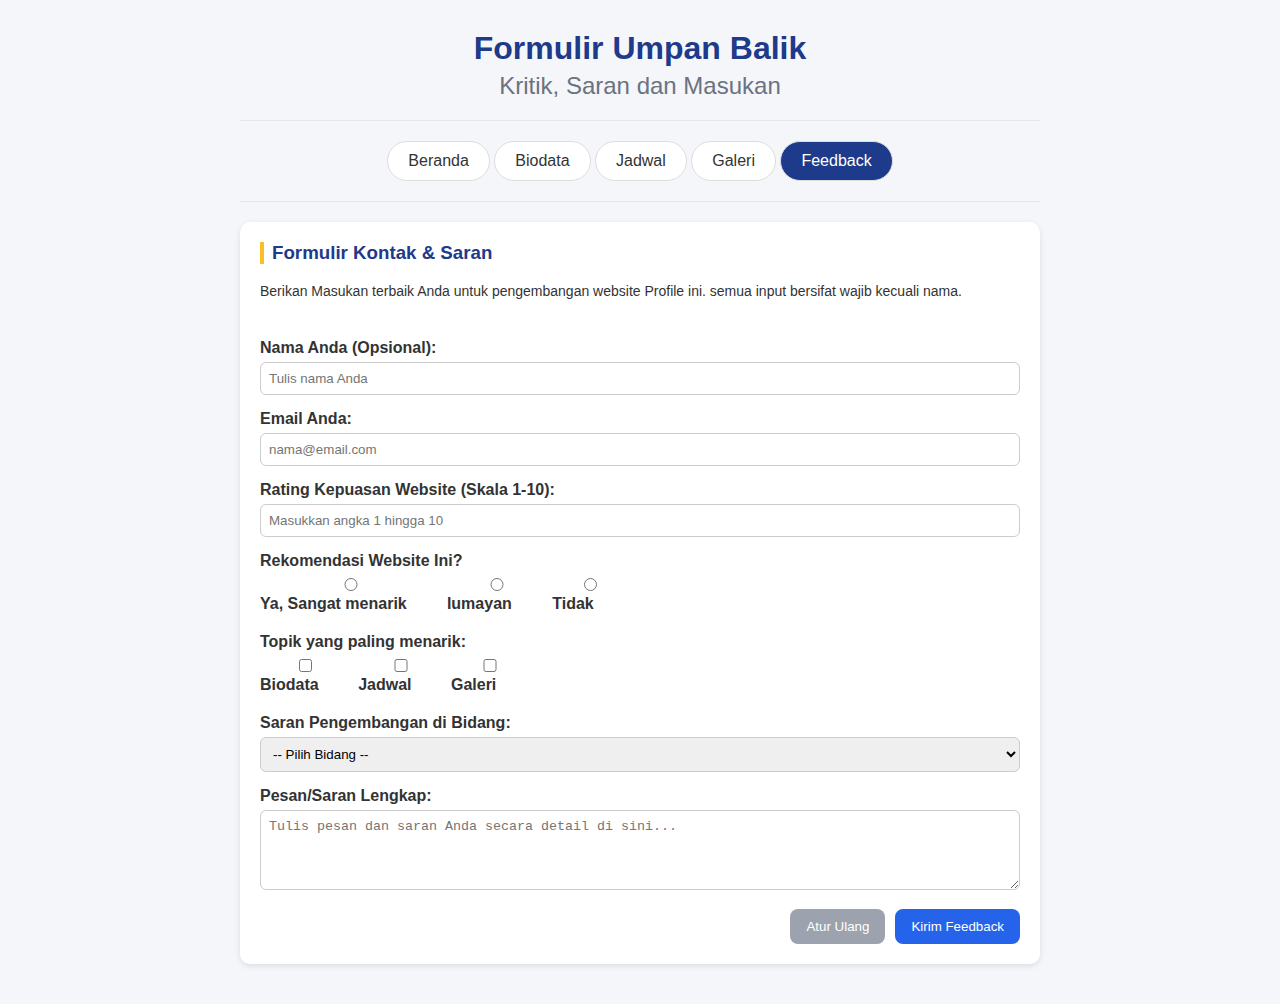
<file: feedback.html>
<!DOCTYPE html>
<html lang="en">
<head>
    <meta charset="UTF-8">
    <meta name="viewport" content="width=device-width, initial-scale=1.0">
    <title>Formulir Umpan Balik</title>
    <link rel="stylesheet" href="style.css">
</head>
<body>
    <!-- Judul -->
    <div class="container">
     <h1>Formulir Umpan Balik</h1>
     <h2>Kritik, Saran dan Masukan</h2>
     <hr>

    <!-- Navigasi -->
    <nav class="navbar">
     <a href="index.html">Beranda</a>
     <a href="biodata.html">Biodata</a>
     <a href="jadwal.html">Jadwal</a>
     <a href="galeri.html">Galeri</a>
     <a href="feedback.html" class="active">Feedback</a>
  </nav>
  <hr>

    <!-- formulir kontak dan saran -->
    <div class="card">
    <div class="highlight"><h3>Formulir Kontak & Saran</h3></div>
    <p>Berikan Masukan terbaik Anda untuk pengembangan website Profile ini. semua input bersifat wajib kecuali nama.<p>
    
    <!-- kotak form -->
    <form>
      <div class="form-group">
        <label>Nama Anda (Opsional):</label>
        <input type="text" placeholder="Tulis nama Anda">
      </div>

      <div class="form-group">
        <label>Email Anda:</label>
        <input type="email" placeholder="nama@email.com" required>
      </div>

      <div class="form-group">
        <label>Rating Kepuasan Website (Skala 1-10):</label>
        <input type="number" min="1" max="10" placeholder="Masukkan angka 1 hingga 10" required>
      </div>

      <div class="form-group">
        <label>Rekomendasi Website Ini?</label>
        <div class="radio-group">
          <label><input type="radio" name="rekomendasi" required> Ya, Sangat menarik</label>
          <label><input type="radio" name="rekomendasi"> lumayan</label>
          <label><input type="radio" name="rekomendasi"> Tidak</label>
        </div>
      </div>

      <div class="form-group">
        <label>Topik yang paling menarik:</label>
        <div class="checkbox-group">
          <label><input type="checkbox"> Biodata</label>
          <label><input type="checkbox"> Jadwal</label>
          <label><input type="checkbox"> Galeri</label>
        </div>
      </div>

      <div class="form-group">
        <label>Saran Pengembangan di Bidang:</label>
        <select>
          <option>-- Pilih Bidang --</option>
          <option>Desain</option>
          <option>Konten</option>
          <option>Fitur</option>
          <option>matematika</option>
          <option>sepak bola</option>
        </select>
      </div>

      <div class="form-group">
        <label>Pesan/Saran Lengkap:</label>
        <textarea placeholder="Tulis pesan dan saran Anda secara detail di sini..."></textarea>
      </div>

      <div class="btn-group">
        <button type="reset" class="btn btn-reset">Atur Ulang</button>
        <button type="submit" class="btn btn-submit">Kirim Feedback</button>
      </div>
    </form>
  </div>
</body>
</html>
</file>
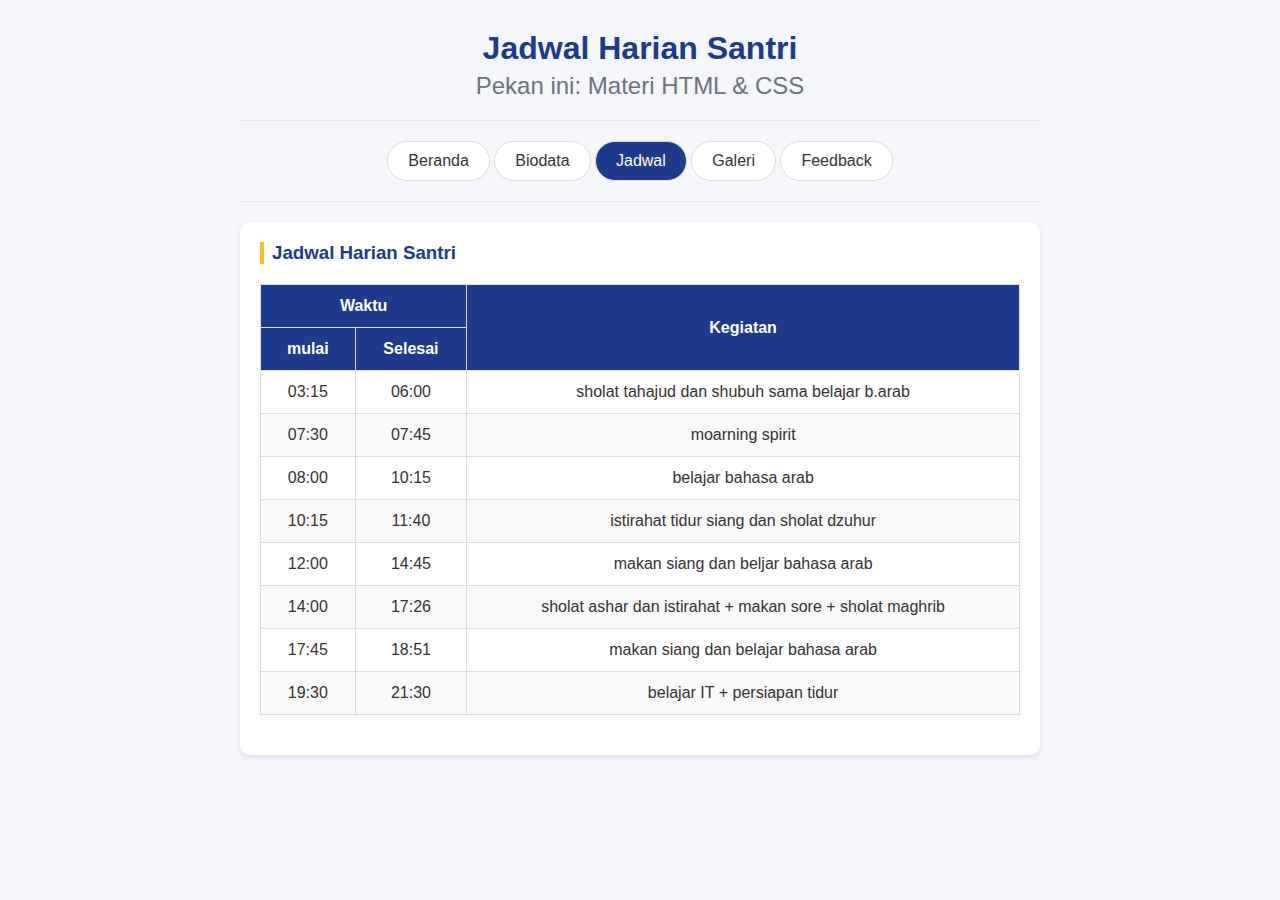
<file: jadwal.html>
<!DOCTYPE html>
<html lang="en">
<head>
    <meta charset="UTF-8">
    <meta name="viewport" content="width=device-width, initial-scale=1.0">
    <title>Jadwal Harian santri</title>
    <link rel="stylesheet" href="style.css">
</head>
<body>
    <!-- Judul -->
  <div class="container">
   <h1>Jadwal Harian Santri</h1>
   <h2>Pekan ini: Materi HTML & CSS</h2>
   <hr>

    <!-- Navigasi -->
  <nav class="navbar">
    <a href="index.html">Beranda</a>
    <a href="biodata.html">Biodata</a>
    <a href="jadwal.html" class="active">Jadwal</a>
    <a href="galeri.html">Galeri</a>
    <a href="feedback.html">Feedback</a>
  </nav>
  <hr>

    <!-- Jadwal Harian -->
    <div class="card">
      <div class="highlight"><h3>Jadwal Harian Santri</h3></div>
      <table>
        <tr>
          <th colspan="2">Waktu</th>
          
          <th rowspan="2">Kegiatan</th>
        </tr>
        <tr>
          <th>mulai</th>
          <th>Selesai</th>
        </tr>
        <tr>
          <td>03:15</td>
          <td>06:00</td>
        
          <td>sholat tahajud dan shubuh sama belajar b.arab</td>
        </tr>
        <tr>
          <td>07:30</td>
          <td>07:45</td>
          <td colspan="2">moarning spirit</td>
        </tr>
        <tr>
          <td>08:00</td>
          <td>10:15</td>
        
          <td>belajar bahasa arab</td>
        </tr>
        <tr>
          <td>10:15</td>
          <td>11:40</td>
        
          <td>istirahat tidur siang dan sholat dzuhur</td>
        </tr>
        <tr>
          <td>12:00</td>
          <td>14:45</td>
      
          <td>makan siang dan beljar bahasa arab</td>
        </tr>
        </tr>
        <tr>
          <td>14:00</td>
          <td>17:26</td>
      
          <td>sholat ashar dan istirahat + makan sore + sholat maghrib</td>
        </tr>
        </tr>
        <tr>
          <td>17:45</td>
          <td>18:51</td>
      
          <td>makan siang dan belajar bahasa arab</td>
        </tr>
        </tr>
        <tr>
          <td>19:30</td>
          <td>21:30</td>
      
          <td>belajar IT + persiapan tidur</td>
        </tr>
      </table>
  </div>
</body>
</html>
</file>
<file: style.css>
/* -------style index html------ */
body {
      font-family: Arial, sans-serif;
      background-color: #f5f6fa;
      margin: 0;  /*untuk mengatur jarak luar elemen */
      padding: 20px; /* untuk mengatur jarak dalam elemen */
      color: #333;
    }

    .container {
      max-width: 800px; /* lebar maksimal suatu elemen. */
       margin: auto; /*membuat elemen berada di tengah secara horizontal. */
    }

    /* Logo */
    .logo {
      display: block; /* membuat elemen berperilaku seperti “blok”. */
      margin: 0 auto; /* mengatur margin atas dan bawah elemen menjadi 0, serta margin kiri dan kanan menjadi otomatis. */
      width: 80px; /* mengatur lebar elemen */
    }

    /* Heading */
    h1 {
      text-align: center;
      color: #1e3a8a;
      margin: 10px 0 5px 0;
    }

    h2 {
      text-align: center;
      color: #6b7280;
      font-weight: normal; /* mengatur ketebalan font elemen. */
      margin-top: 0;  /* mengatur jarak atas elemen menjadi 0. */
    }

    hr {
      margin: 20px 0;
      border: none;/* hapus garis tepi pada elemen. */
      border-top: 1px solid #e5e7eb; /* mengatur garis atas elemen. */
    }

    /* navigasi */ 
      .navbar {
      text-align: center;
      margin: 10px 0;
    }

    .navbar a {
      display: inline-block; /* membuat elemen berperilaku seperti “blok” tetapi tetap berada dalam satu baris. */
      padding: 10px 20px;
      text-decoration: none; /* menghapus garis bawah pada tautan. */
      border-radius: 20px; /* mengatur sudut elemen agar melengkung. */
      background: #fff;
      border: 1px solid #ddd; /* mengatur garis tepi pada elemen. */
      color: #333;
      font-weight: 500;
      transition: all 0.3s; /* mengatur transisi pada semua properti elemen selama 0.3 detik. */
    }
   
    .navbar a.active,
    .navbar a:hover {
      background: #1e3a8a;
      color: #fff;
    }

    /* Card */
    .card {
      background: #fff;
      border-radius: 10px;
      box-shadow: 0 2px 6px rgba(0,0,0,0.1);  /* mengatur bayangan pada elemen. */ 
      padding: 20px;
      margin-bottom: 20px;  /* mengatur jarak bawah elemen. */
    }

    .card h3 {
      margin-top: 0;
      color: #1e3a8a;
    }

    .highlight {
      font-weight: bold;
      color: #1e3a8a;
      border-left: 4px solid #fbbf24;  /* mengatur garis kiri elemen. */
      padding-left: 8px; /* mengatur jarak dalam elemen di sebelah kiri. */
      margin-bottom: 10px;
    }

    /* Avatar */
    .avatar {
      display: block;
      margin-left: 15px; 
      width: 120px;
      height: 120px;
      border-radius: 50%;
      object-fit: cover; /* mengatur bagaimana konten elemen di dalam elemen. */
    }

    /* Link */
    .link-biodata {
      display: block;
      text-align: center;
      margin-top: 30px;
      font-weight: bold;
      color: #1e40af;
      text-decoration: none; /* menghapus garis bawah pada tautan. */
    }

    .link-biodata:hover {
      text-decoration: underline; /* menambahkan garis bawah pada tautan saat dihover. */
    }



    /* ---------style biodata html--------------- */
    .profile-img {
      width: 120px;
      height: 120px;
      border-radius: 50%;
      display: block;
      margin: 0 left 15px;
      object-fit: cover;
    }

    ul, ol {
      margin: 10px 0 0 20px;
    }

    a {
      color: #1d4ed8;
      text-decoration: none;
    }

    a:hover {
      text-decoration: underline;
    }

    .footer {
      margin-top: 20px;
    }

    /* ----------- style jadwal html -----------  */
    table {
  width: 100%;
  border-collapse: collapse; /* menghilangkan jarak antara border sel tabel. */
  margin: 20px 0;
  font-family: Arial, sans-serif;
  background: #fff;
  box-shadow: 0 2px 8px rgba(0,0,0,0.05);
}

th, td {
  border: 1px solid #ddd;
  padding: 12px 16px;
  text-align: center;
}

th {
  background-color: #1e3a8a;
  color: white;
  font-weight: bold;
}

tr:nth-child(even) {
  background-color: #f9f9f9;
}

/* style galeri html */
/* ====== Section (Karya Desain & Video) ====== */
.section {
  background-color: white;
  border-radius: 12px;
  padding: 20px;
  margin-bottom: 25px;
  text-align: left;
  box-shadow: 0 2px 5px rgba(0,0,0,0.08);
}


/* Karya Desain */
    .section-title {
      font-weight: bold;
      border-left: 4px solid #fbbf24;
      padding-left: 10px;
      color: #1e3a8a;
      margin-bottom: 15px;
    }

    .card-container {
      display: flex;
      flex-wrap: wrap; /* memungkinkan elemen anak untuk membungkus ke baris berikutnya jika tidak muat dalam satu baris. */
      gap: 20px;
      justify-content: center; /* mengatur elemen anak agar berada di tengah secara horizontal. */
      margin-top: 10px;
    }

    .galeri-card {
      width: 220px;
      background: #fff;
      border-radius: 10px;
      box-shadow: 0 1px 3px rgba(0,0,0,0.15);
      overflow: hidden; /* menyembunyikan konten yang melampaui batas elemen. */
      text-align: center;
      transition: transform 0.3s; /* mengatur transisi pada properti transform elemen selama 0.3 detik. */
    }

    .card:hover {
      transform: scale(1.03); /* memperbesar elemen sebesar 3% saat dihover. */
    }

   .galeri-card img {
      width: 100%;
      height: 150px;
      object-fit: cover; /* mengatur bagaimana konten elemen di dalam elemen. */
      display: block;
    }

    .card p {
      font-size: 14px;
      color: #333;
      margin: 10px 0;
      padding-bottom: 10px;
    }

    /* Video Section */
    .video {
      margin-top: 30px;
    }

    .video iframe {
      width: 556px;
      height: 315px;
      border-radius: 10px;
      border: none;
    }

    @media (max-width: 600px) {
      .card-container {
        flex-direction: column; /* mengatur elemen anak agar ditampilkan dalam satu kolom. */
        align-items: center;  /* mengatur elemen anak agar berada di tengah secara horizontal. */
      }
      .card {
        width: 80%;
      }
    }
    
/* style feedback html */
/* Kotak Form */
    .form-container {
      max-width: 600px;
      /* mengatur lebar */
      margin: auto;
      background: white;
      padding: 20px;
      border-radius: 10px;
      box-shadow: 0 2px 6px rgba(0,0,0,0.1);
    }

    .form-container h3 {
      margin-top: 0;
      border-left: 4px solid #fbbf24;
      /* memberi garis tebal warna kuning di sisi kiri teks. */
      padding-left: 10px;
      /* memberi jarak 10px antara garis kiri dan teks agar tidak terlalu menempel. */
      color: #1e3a8a;
    }

    .form-group {
      margin-bottom: 15px;
      /* jarak antar card */
    }

    label {
      display: block;
      margin-bottom: 5px;
      font-weight: bold;
    }

    input, select, textarea {
      width: 100%;
      padding: 8px;
      border-radius: 6px;
      border: 1px solid #ccc;
      box-sizing: border-box;
    }

    textarea {
      resize: vertical; /* memungkinkan pengguna untuk mengubah ukuran elemen hanya secara vertikal. */
      min-height: 80px;
    }

    .radio-group, .checkbox-group {
      display: flex;
      /* membuat elemen di dalamnya sejajar secara horizontal. */
      gap: 15px;
      margin-top: 5px;
    }

    .btn-group {
      display: flex;
      justify-content: flex-end;  /* mengatur elemen anak agar berada di ujung kanan secara horizontal. */
      gap: 10px;
      /* memberi jarak 10px antar tombol. */
    }

    .btn {
      padding: 10px 16px;
      border: none;
      border-radius: 8px;
      cursor: pointer; /* mengubah kursor menjadi pointer saat melayang di atas elemen. */
    }

    .btn-reset {
      background: #9ca3af;
      color: white;
    }

    .btn-submit {
      background: #2563eb;
      color: white;
    }
    /* 📐 Responsif */
    @media (min-width: 600px) and (max-width: 1023px) {
  .menu {
    flex-direction: row;
    /* elemen anak (misal tombol/menu link) ditata menyamping (dari kiri ke kanan). */
    flex-wrap: wrap;
    /* kalau elemen tidak cukup dalam satu baris, maka akan turun ke baris berikutnya. */
    justify-content: center;
    /* semua item menu diletakkan di tengah secara horizontal. */
  }
  .menu a {
    flex: 1 1 40%;
    margin: 5px;
  }
    
    }

    /* ===================  RESPONSIVE DESIGN  ================== */
/* ========================================================= */

/* Tablet (<= 1024px) */
@media (max-width: 1024px) {
  .container {
    max-width: 90%;   /* batasi lebar kontainer agar tidak memenuhi layar penuh */
    padding: 10px;  /* memberi ruang dalam di sekitar isi; mencegah elemen menempel ke tepi. */
  }

  .navbar ul {
    gap: 8px;   /* mengatur jarak antar elemen dalam flexbox atau grid. */
  }

  .navbar a {
    padding: 8px 14px;
    font-size: 13px;  /* mengatur ukuran font elemen. */
    display: block; /* membuat elemen berperilaku seperti “blok”. */
  }

  .video iframe {
    width: 100%;
    height: 300px;
  }

  .galeri-card {
    width: 45%;
  }
}
/* ==================================================== */
/* =================== responsiv design =============== */
/* ==================================================== */
/* HP (<= 600px) */
@media (max-width: 600px) {
  body {
    padding: 10px;
  }

  h1 {
    font-size: 25px;
  }

  h2 {
    font-size: 15px;
  }

  .navbar ul {
    flex-direction: column;
    /* tata menu vertikal (ke bawah). */
    align-items: center;
    /* mengatur posisi elemen anak secara horizontal di tengah. */
  }

  .navbar a {
    padding: 8px 14px;
    font-size: 15px;
    display: block;
  }

  .avatar .profile-img {
    width: 90px;
    height: 90px;
    margin: auto;
  }

  .galeri-card {
    width: 100%;
  }

  .video iframe {
    width: 100%;
    /* lebar */
    height: 200px; 
    /* tinggi */
  }

  table, th, td {
    font-size: 13px;
    /* Ukuran huruf di tabel jadi kecil */
    padding: 8px;
    /* Menambahkan jarak dalam setiap sel (antara teks dan garis tabel */
  }

  .form-container {
    padding: 10px;
  }


}
</file>
